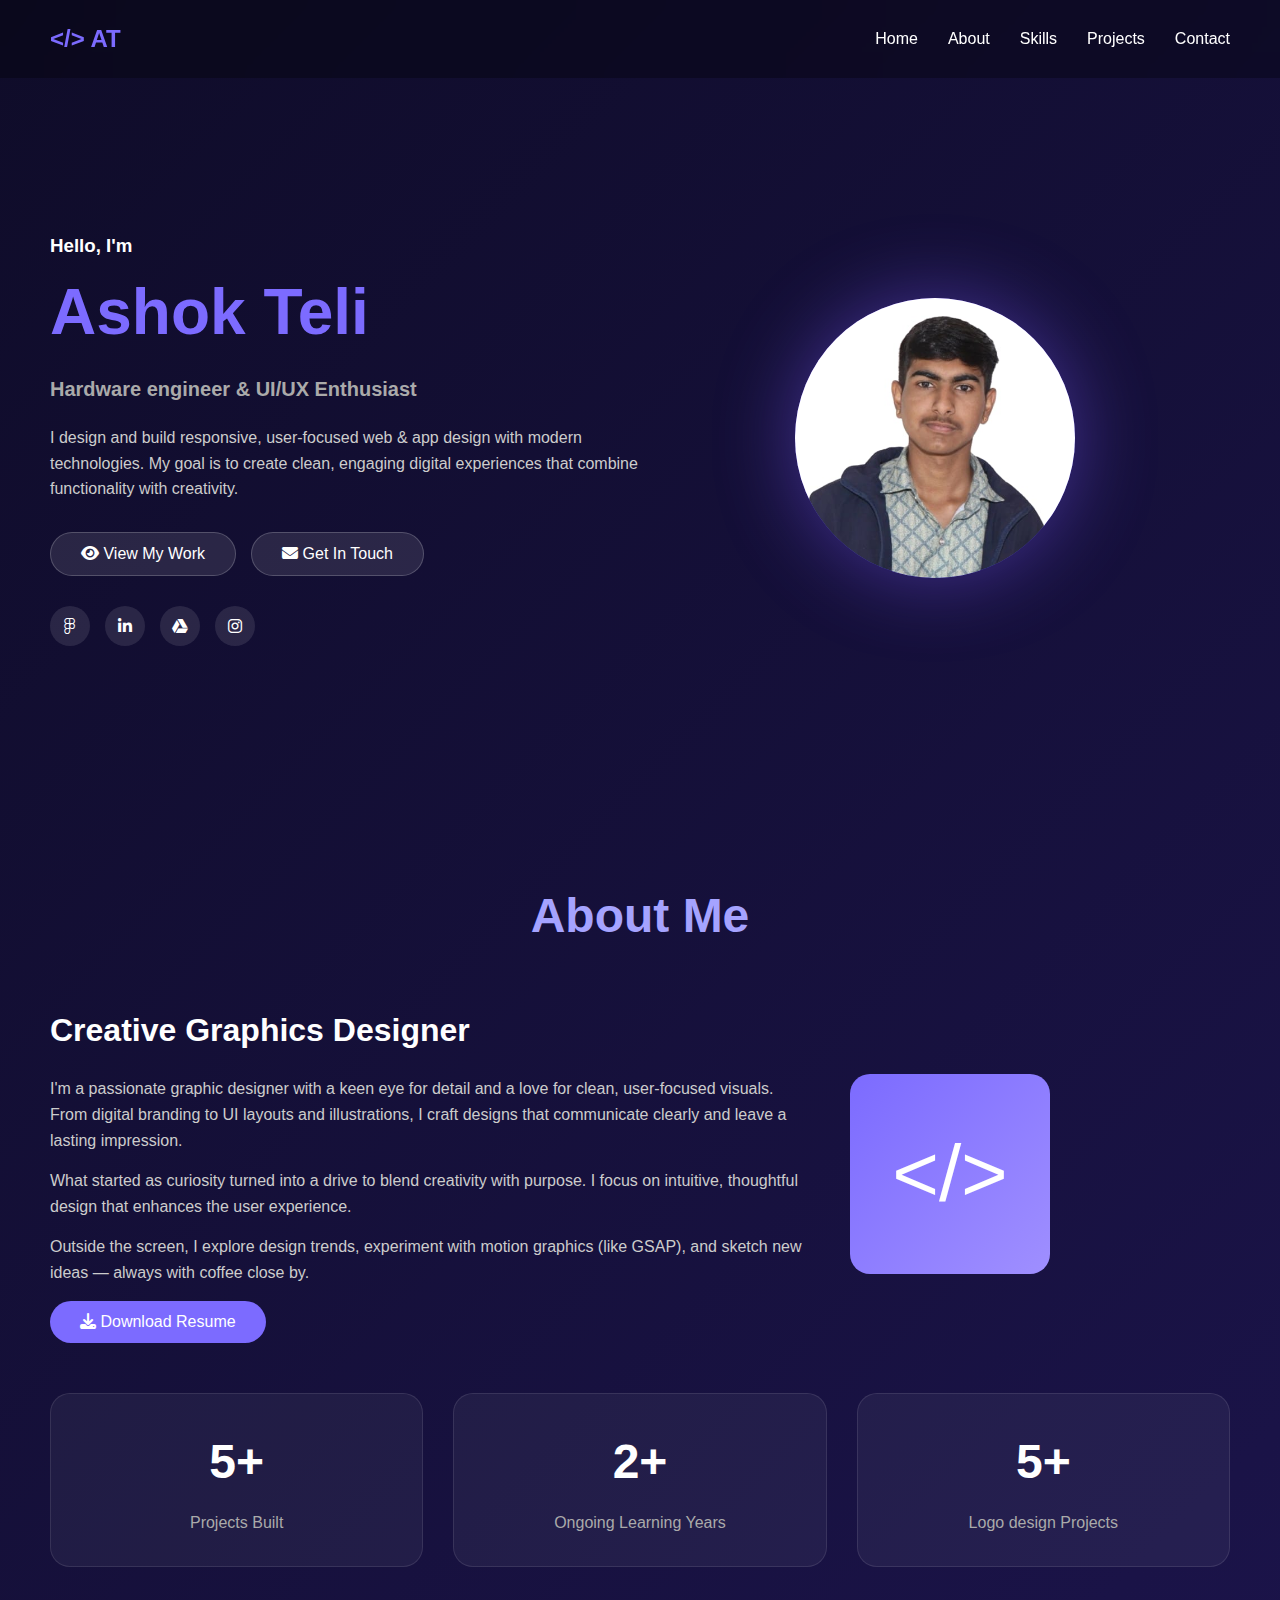
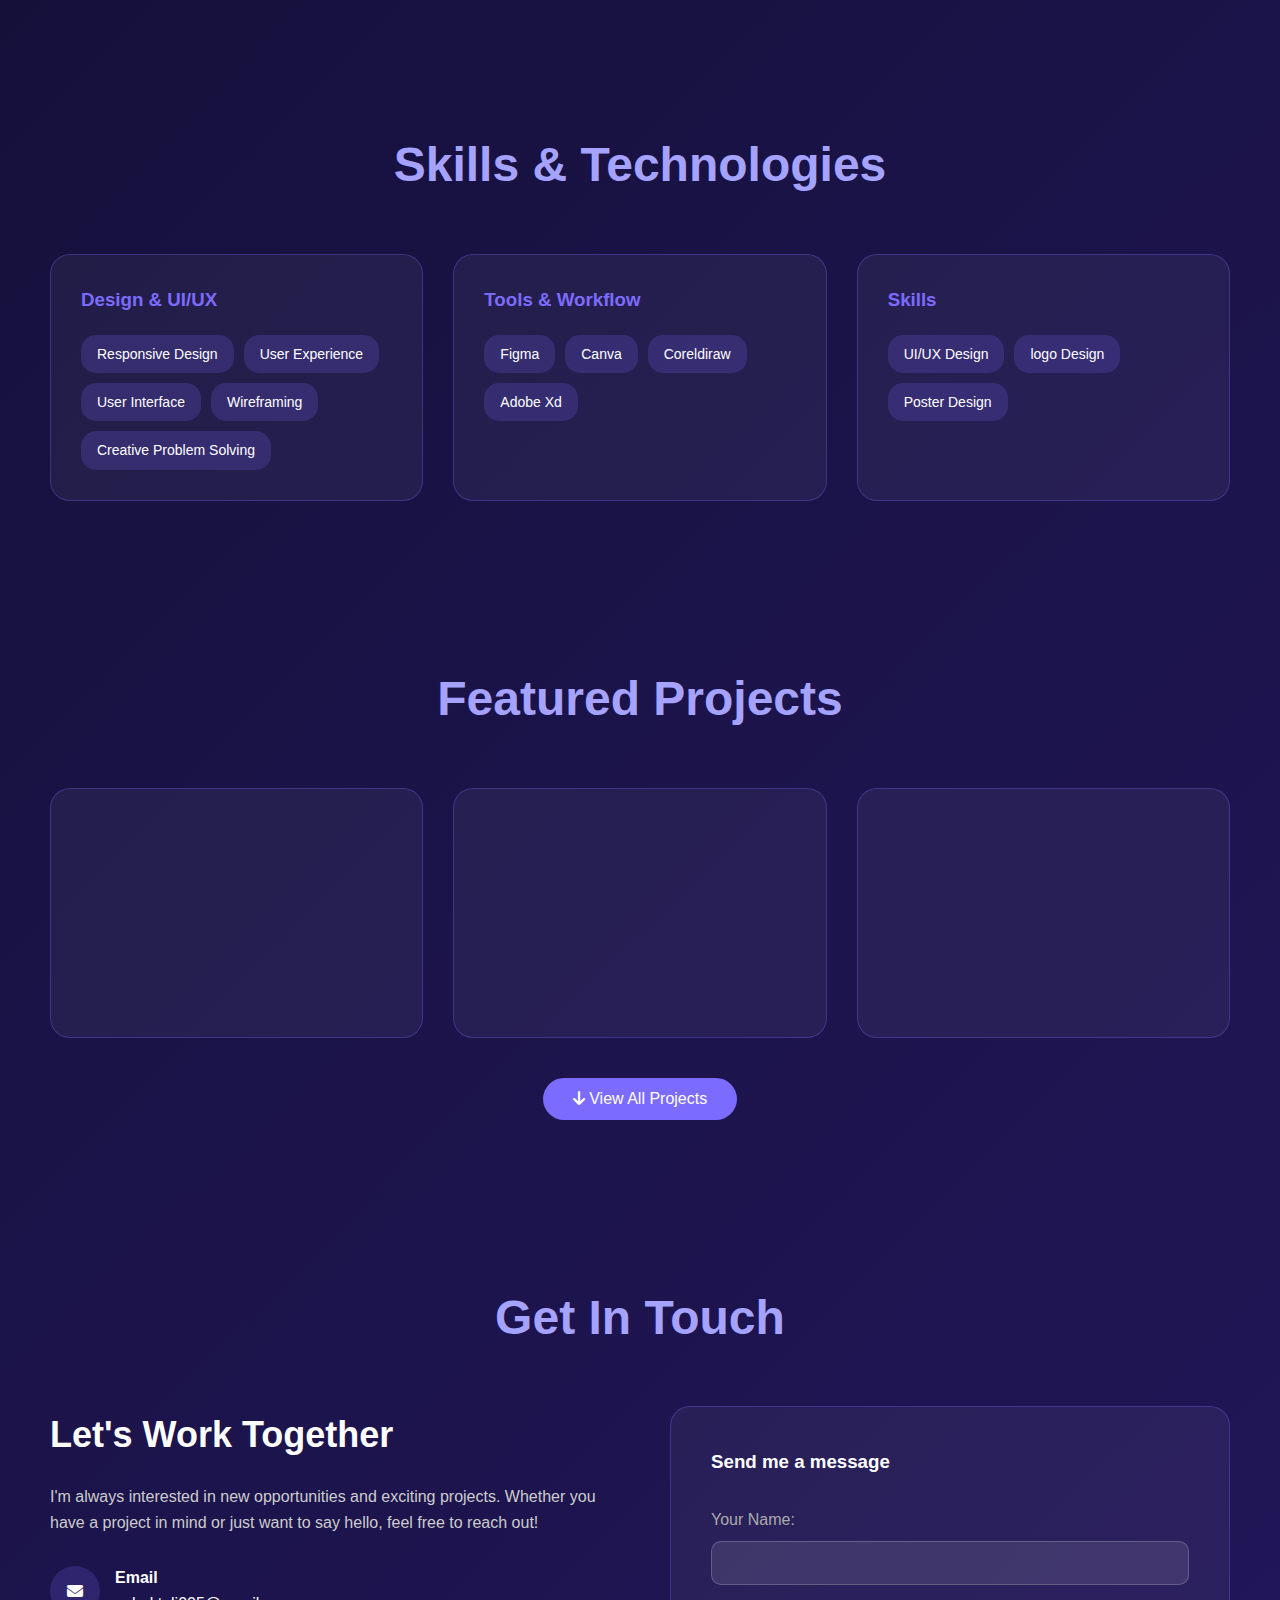
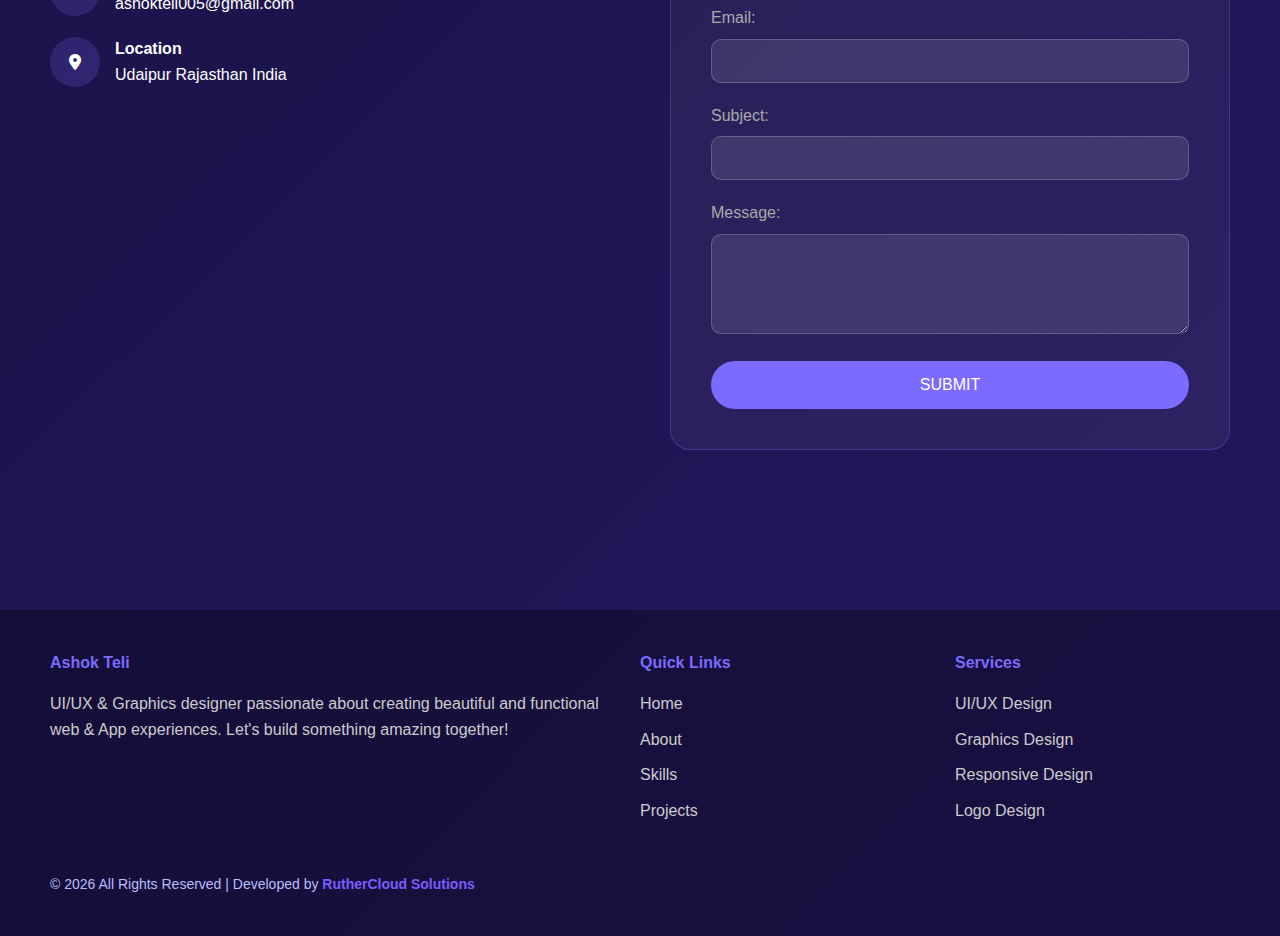
<file: Ashok-Teli-Portfolio/index.html>
<!DOCTYPE html>
<html lang="en">
<head>
    <meta charset="UTF-8">
    <meta name="viewport" content="width=device-width, initial-scale=1.0">
    <title>Ashok Teli - Portfolio</title>
    <link rel="stylesheet" href="assets/css/style.css">
    <link rel="stylesheet" href="https://cdnjs.cloudflare.com/ajax/libs/font-awesome/6.5.1/css/all.min.css">

</head>
<body>
 <header class="navbar">
  <div class="logo">&lt;/&gt; AT</div>

  <ul class="nav-links" id="navLinks">
    <li><a href="#home">Home</a></li>
    <li><a href="#about">About</a></li>
    <li><a href="#skills">Skills</a></li>
    <li><a href="#projects">Projects</a></li>
    <li><a href="#contact">Contact</a></li>
  </ul>

  <!-- Hamburger -->
  <div class="hamburger" id="hamburger">
    <span></span>
    <span></span>
    <span></span>
  </div>
</header>

<button id="backToTop" aria-label="Back to top">
  ▲
</button>

    <section id="home" class="hero">
        <div class="hero-content">
            <h3>Hello, I'm</h3>
            <h1>Ashok Teli</h1>
            <h2>Hardware engineer & UI/UX Enthusiast</h2>
            <p>I design and build responsive, user-focused web & app design with modern technologies. My goal is to create clean, engaging digital experiences that combine functionality with creativity.</p>
            <div class="btn-group">
                <button class="btn btn-secondary"><i class="fa-solid fa-eye"></i> View My Work</button>
                <button class="btn btn-secondary"><i class="fa-solid fa-envelope"></i> Get In Touch</button>
            </div>
           <div class="social-links">
  <a href="#" class="social-icon"><i class="fab fa-figma"></i></a>
  <a href="#" class="social-icon"><i class="fab fa-linkedin-in"></i></a>
  <a href="#" class="social-icon"><i class="fab fa-google-drive"></i></a>
  <a href="#" class="social-icon"><i class="fab fa-instagram"></i></a>
</div>

        </div>
<div class="hero-image">
  <div class="avatar-circle">
    <img src="assets/images/tarunteli.jpg" alt="Avatar">
  </div>
</div>

        </div>
    </section>

    <section id="about">
        <h2 class="section-title">About Me</h2>
        <div class="about-content">
            <div class="about-text">
                <h3>Creative Graphics Designer</h3>
                <p>I'm a passionate graphic designer with a keen eye for detail and a love for clean, user-focused visuals. From digital branding to UI layouts and illustrations, I craft designs that communicate clearly and leave a lasting impression.</p>
                <p>What started as curiosity turned into a drive to blend creativity with purpose. I focus on intuitive, thoughtful design that enhances the user experience.</p>
                <p>Outside the screen, I explore design trends, experiment with motion graphics (like GSAP), and sketch new ideas — always with coffee close by.</p>
                <button class="btn btn-primary">
  <i class="fa-solid fa-download"></i> Download Resume
</button>

            </div>
            <div class="code-icon">
                &lt;/&gt;
            </div>
        </div>

        <div class="stats">
            <div class="stat-card">
                <div class="stat-number">5+</div>
                <div class="stat-label">Projects Built</div>
            </div>
            <div class="stat-card">
                <div class="stat-number">2+</div>
                <div class="stat-label">Ongoing Learning Years</div>
            </div>
            <div class="stat-card">
                <div class="stat-number">5+</div>
                <div class="stat-label">Logo design Projects</div>
            </div>
        </div>
    </section>

    <section id="skills">
        <h2 class="section-title">Skills & Technologies</h2>
        <div class="skills-grid">
            <div class="skill-card">
                <h3>Design & UI/UX</h3>
                <div class="skill-tags">
                    <span class="skill-tag">Responsive Design</span>
                    <span class="skill-tag">User Experience</span>
                    <span class="skill-tag">User Interface</span>
                    <span class="skill-tag">Wireframing</span>
                    <span class="skill-tag">Creative Problem Solving</span>
                </div>
            </div>
            <div class="skill-card">
                <h3>Tools & Workflow</h3>
                <div class="skill-tags">
                    <span class="skill-tag">Figma</span>
                    <span class="skill-tag">Canva</span>
                    <span class="skill-tag">Coreldiraw</span>
                    <span class="skill-tag">Adobe Xd</span>
                </div>
            </div>
            <div class="skill-card">
                <h3>Skills</h3>
                <div class="skill-tags">
                    <span class="skill-tag">UI/UX Design</span>
                    <span class="skill-tag">logo Design</span>
                    <span class="skill-tag">Poster Design</span>
                </div>
            </div>
        </div>
    </section>

    <section id="projects">
        <h2 class="section-title">Featured Projects</h2>
        <div class="projects-grid">
            <div class="project-card"></div>
            <div class="project-card"></div>
            <div class="project-card"></div>
        </div>
        <div class="view-all">
           <button class="btn btn-primary">
  <i class="fa-solid fa-arrow-down"></i> View All Projects
</button>

        </div>
    </section>

    <section id="contact">
        <h2 class="section-title">Get In Touch</h2>
        <div class="contact-section">
            <div class="contact-info">
                <h3>Let's Work Together</h3>
                <p>I'm always interested in new opportunities and exciting projects. Whether you have a project in mind or just want to say hello, feel free to reach out!</p>
                <div class="contact-details">
                    <div class="contact-item">
                      <div class="contact-icon">
  <i class="fa-solid fa-envelope"></i>
</div>
                        <div>
                            <div><strong>Email</strong></div>
                            <div>ashokteli005@gmail.com</div>
                        </div>
                    </div>
                    <div class="contact-item">
                        <div class="contact-icon">

  <i class="fa-solid fa-location-dot"></i>
</div>

                        <div>
                            <div><strong>Location</strong></div>
                            <div>Udaipur Rajasthan India</div>
                        </div>
                    </div>
                </div>
            </div>
            <div class="contact-form">
                <h3>Send me a message</h3>
                <form>
                    <div class="form-group">
                        <label>Your Name:</label>
                        <input type="text" required>
                    </div>
                    <div class="form-group">
                        <label>Email:</label>
                        <input type="email" required>
                    </div>
                    <div class="form-group">
                        <label>Subject:</label>
                        <input type="text" required>
                    </div>
                    <div class="form-group">
                        <label>Message:</label>
                        <textarea required></textarea>
                    </div>
                    <button type="submit" class="submit-btn">SUBMIT</button>
                </form>
            </div>
        </div>
    </section>

    <footer>
        <div class="footer-section">
            <h4>Ashok Teli</h4>
            <p>UI/UX & Graphics designer passionate about creating beautiful and functional web & App experiences. Let's build something amazing together!</p>
        </div>
        <div class="footer-section">
            <h4>Quick Links</h4>
            <a href="#home">Home</a>
            <a href="#about">About</a>
            <a href="#skills">Skills</a>
            <a href="#projects">Projects</a>
        </div>
        <div class="footer-section">
            <h4>Services</h4>
            <a href="#">UI/UX Design</a>
            <a href="#">Graphics Design</a>
            <a href="#">Responsive Design</a>
            <a href="#">Logo Design</a>
        </div>

  <p class="footer-text">
    © 2026 All Rights Reserved | Developed by 
    <span class="brand">RutherCloud Solutions</span>
  </p>
    </footer>

<script src="assets/js/main.js"></script>

</body>
</html>
</file>
<file: Ashok-Teli-Portfolio/assets/css/style.css>
* {
            margin: 0;
            padding: 0;
            box-sizing: border-box;
        }

        body {
            font-family: 'Segoe UI', Tahoma, Geneva, Verdana, sans-serif;
            background: linear-gradient(135deg, #0f0c29 0%, #1a1347 50%, #24175f 100%);
            color: #fff;
            line-height: 1.6;
        }

        .navbar {
            display: flex;
            justify-content: space-between;
            align-items: center;
            padding: 20px 50px;
            background: rgba(0, 0, 0, 0.3);
            backdrop-filter: blur(10px);
            position: sticky;
            top: 0;
            z-index: 1000;
        }

        .logo {
            font-size: 24px;
            font-weight: bold;
            color: #7c6bff;
        }

        .nav-links {
            display: flex;
            gap: 30px;
            list-style: none;
        }

        .nav-links a {
            color: #fff;
            text-decoration: none;
            transition: color 0.3s;
        }

        .nav-links a:hover {
            color: #7c6bff;
        }




.hamburger {
  display: none;
  flex-direction: column;
  gap: 6px;
  cursor: pointer;
}

.hamburger span {
  width: 26px;
  height: 3px;
  background: #fff;
  border-radius: 3px;
  transition: 0.3s;
}

/* Mobile only */
@media (max-width: 768px) {
  .hamburger {
    display: flex;
  }

  .nav-links {
    position: absolute;
    top: 70px;
    right: 20px;
    background: rgba(15,12,41,0.95);
    backdrop-filter: blur(12px);
    display: none;
    flex-direction: column;
    gap: 20px;
    padding: 25px 30px;
    border-radius: 16px;
  }

  .nav-links.active {
    display: flex;
  }
}





        
        .hero {
            display: grid;
            grid-template-columns: 1fr 1fr;
            align-items: center;
            padding: 80px 50px;
            min-height: 80vh;
        }

        .hero-content h1 {
            font-size: 64px;
            color: #7c6bff;
            margin-bottom: 10px;
        }

        .hero-content h2 {
            font-size: 20px;
            color: #aaa;
            margin-bottom: 20px;
        }

        .hero-content p {
            max-width: 700px;
            margin-bottom: 30px;
            color: #ccc;
        }

        .btn-group {
            display: flex;
            gap: 15px;
            margin-bottom: 30px;
        }

        .btn {
            padding: 12px 30px;
            border: none;
            border-radius: 25px;
            cursor: pointer;
            font-size: 16px;
            transition: transform 0.3s, box-shadow 0.3s;
        }

        .btn-primary {
            background: #7c6bff;
            color: #fff;
        }

        .btn-secondary {
            background: rgba(255, 255, 255, 0.1);
            color: #fff;
            border: 1px solid rgba(255, 255, 255, 0.2);
        }

        .btn:hover {
            transform: translateY(-3px);
            box-shadow: 0 10px 20px rgba(124, 107, 255, 0.3);
        }

        .social-links {
            display: flex;
            gap: 15px;
        }

        .social-icon {
            width: 40px;
            height: 40px;
            border-radius: 50%;
            background: rgba(255, 255, 255, 0.1);
            display: flex;
            align-items: center;
            justify-content: center;
            transition: background 0.3s;
            text-decoration: none;
            color: #fff;
        }

        .social-icon:hover {
            background: #7c6bff;
        }

       .hero-image {
  display: flex;
  justify-content: center;
}

/* Circle */
.avatar-circle {
  width: 280px;
  height: 280px;
  border-radius: 50%;
  background: radial-gradient(circle at top, #7c5cff, #4f46e5);
  display: flex;
  align-items: center;
  justify-content: center;
  overflow: hidden; 
  box-shadow: 0 0 80px rgba(124,92,255,0.45);
}

/* Image fit */
.avatar-circle img {
  width: 100%;
  height: 100%;
  object-fit: cover; 
}


        .profile-circle {
            width: 300px;
            height: 300px;
            border-radius: 50%;
            background: linear-gradient(135deg, #7c6bff 0%, #9f8fff 100%);
            display: flex;
            align-items: center;
            justify-content: center;
            box-shadow: 0 20px 60px rgba(124, 107, 255, 0.4);
        }

        .profile-icon {
            font-size: 120px;
        }

        section {
            padding: 80px 50px;
        }

      .section-title {
  text-align: center;
  font-size: 48px;
  color: #a5a3ff;
  margin-bottom: 50px;
}


        .about-content {
            max-width: 1200px;
            margin: 0 auto;
            display: grid;
            grid-template-columns: 2fr 1fr;
            gap: 40px;
            align-items: center;
        }

        .about-text h3 {
            font-size: 32px;
            margin-bottom: 20px;
        }

        .about-text p {
            color: #ccc;
            margin-bottom: 15px;
        }

        .code-icon {
            width: 200px;
            height: 200px;
            background: linear-gradient(135deg, #7c6bff 0%, #9f8fff 100%);
            border-radius: 20px;
            display: flex;
            align-items: center;
            justify-content: center;
            font-size: 80px;
        }

        .stats {
            display: grid;
            grid-template-columns: repeat(3, 1fr);
            gap: 30px;
            max-width: 1200px;
            margin: 50px auto 0;
        }

        .stat-card {
            background: rgba(255, 255, 255, 0.05);
            padding: 30px;
            border-radius: 20px;
            text-align: center;
            border: 1px solid rgba(255, 255, 255, 0.1);
        }

        .stat-number {
            font-size: 48px;
            color: #fff;
            font-weight: bold;
        }

        .stat-label {
            color: #aaa;
            margin-top: 10px;
        }

        .skills-grid {
            display: grid;
            grid-template-columns: repeat(3, 1fr);
            gap: 30px;
            max-width: 1200px;
            margin: 0 auto;
        }

        .skill-card {
            background: rgba(255, 255, 255, 0.05);
            padding: 30px;
            border-radius: 20px;
            border: 1px solid rgba(124, 107, 255, 0.3);
        }

        .skill-card h3 {
            color: #7c6bff;
            margin-bottom: 20px;
        }

        .skill-tags {
            display: flex;
            flex-wrap: wrap;
            gap: 10px;
        }

        .skill-tag {
            background: rgba(124, 107, 255, 0.2);
            padding: 8px 16px;
            border-radius: 15px;
            font-size: 14px;
        }

        .projects-grid {
            display: grid;
            grid-template-columns: repeat(3, 1fr);
            gap: 30px;
            max-width: 1200px;
            margin: 0 auto 40px;
        }

        .project-card {
            height: 250px;
            background: rgba(255, 255, 255, 0.05);
            border-radius: 20px;
            border: 1px solid rgba(124, 107, 255, 0.3);
            transition: transform 0.3s;
        }

        .project-card:hover {
            transform: translateY(-10px);
        }

        .view-all {
            text-align: center;
            margin-top: 40px;
        }

        .contact-section {
            max-width: 1200px;
            margin: 0 auto;
            display: grid;
            grid-template-columns: 1fr 1fr;
            gap: 60px;
        }

        .contact-info h3 {
            font-size: 36px;
            margin-bottom: 20px;
        }

        .contact-info p {
            color: #ccc;
            margin-bottom: 30px;
        }

        .contact-details {
            display: flex;
            flex-direction: column;
            gap: 20px;
        }

        .contact-item {
            display: flex;
            align-items: center;
            gap: 15px;
        }

        .contact-icon {
            width: 50px;
            height: 50px;
            background: rgba(124, 107, 255, 0.2);
            border-radius: 50%;
            display: flex;
            align-items: center;
            justify-content: center;
        }

        .contact-form {
            background: rgba(255, 255, 255, 0.05);
            padding: 40px;
            border-radius: 20px;
            border: 1px solid rgba(124, 107, 255, 0.3);
        }

        .contact-form h3 {
            margin-bottom: 30px;
        }

        .form-group {
            margin-bottom: 20px;
        }

        .form-group label {
            display: block;
            margin-bottom: 8px;
            color: #aaa;
        }

        .form-group input,
        .form-group textarea {
            width: 100%;
            padding: 12px;
            background: rgba(255, 255, 255, 0.1);
            border: 1px solid rgba(255, 255, 255, 0.2);
            border-radius: 10px;
            color: #fff;
            font-size: 16px;
        }

        .form-group textarea {
            resize: vertical;
            min-height: 100px;
        }

        .submit-btn {
            width: 100%;
            padding: 15px;
            background: #7c6bff;
            color: #fff;
            border: none;
            border-radius: 25px;
            font-size: 16px;
            cursor: pointer;
            transition: background 0.3s;
        }

        .submit-btn:hover {
            background: #9f8fff;
        }

        footer {
            background: rgba(0, 0, 0, 0.3);
            padding: 40px 50px;
            display: grid;
            grid-template-columns: 2fr 1fr 1fr;
            gap: 40px;
            margin-top: 80px;
        }

        .footer-section h4 {
            color: #7c6bff;
            margin-bottom: 15px;
        }

        .footer-section p,
        .footer-section a {
            color: #ccc;
            text-decoration: none;
            display: block;
            margin-bottom: 10px;
        }

        .footer-section a:hover {
            color: #7c6bff;
        }



.footer-text {
  font-size: 14px;
  color: #bdbdfc;
}

.footer-text .brand {
  color: #7c5cff;
  font-weight: 600;
}


        @media (max-width: 768px) {
            .hero {
                grid-template-columns: 1fr;
                text-align: center;
            }

            .hero-content h1 {
                font-size: 48px;
            }

            .about-content,
            .contact-section {
                grid-template-columns: 1fr;
            }

            .skills-grid,
            .projects-grid {
                grid-template-columns: 1fr;
            }

            .stats {
                grid-template-columns: 1fr;
            }

            footer {
                grid-template-columns: 1fr;
            }
        }






#backToTop {
  position: fixed;
  bottom: 30px;
  left: 25px;        /* 👈 LEFT side */
  width: 52px;
  height: 52px;
  border-radius: 50%;
  border: none;
  background: linear-gradient(135deg, #7c5cff, #5b4bff);
  color: #fff;
  font-size: 20px;
  cursor: pointer;
  display: none;
  align-items: center;
  justify-content: center;
  box-shadow: 0 15px 40px rgba(124,92,255,0.45);
  transition: 0.3s ease;
  z-index: 999;
}

#backToTop:hover {
  transform: translateY(-5px);
  box-shadow: 0 20px 50px rgba(124,92,255,0.7);
}

@media (max-width: 768px) {
  #backToTop {
    width: 46px;
    height: 46px;
    font-size: 18px;
    bottom: 20px;
    left: 20px;     /* 👈 mobile left */
  }
}






@media (max-width: 768px) {

  /* NAVBAR */
  .navbar {
    padding: 15px 20px;
  }

  .nav-links {
    display: none; 
  }

  .logo {
    font-size: 20px;
  }

  /* HERO */
  .hero {
    grid-template-columns: 1fr;
    padding: 60px 20px;
    text-align: center;
    gap: 40px;
  }

  .hero-content h1 {
    font-size: 40px;
    line-height: 1.2;
  }

  .hero-content h2 {
    font-size: 16px;
  }

  .hero-content p {
    font-size: 15px;
    max-width: 100%;
  }

  .btn-group {
    justify-content: center;
    flex-wrap: wrap;
  }

  .social-links {
    justify-content: center;
  }

  /* HERO IMAGE */
  .hero-image {
    justify-content: center;
  }

  .avatar-circle {
    width: 220px;
    height: 220px;
  }

  /* SECTION */
  section {
    padding: 60px 20px;
  }

  .section-title {
    font-size: 34px;
    margin-bottom: 35px;
  }

  /* ABOUT */
  .about-content {
    grid-template-columns: 1fr;
    text-align: center;
  }

  .about-text h3 {
    font-size: 26px;
  }

  .code-icon {
    margin: auto;
  }

  /* STATS */
  .stats {
    grid-template-columns: 1fr;
    gap: 20px;
  }

  .stat-number {
    font-size: 36px;
  }

  /* SKILLS */
  .skills-grid {
    grid-template-columns: 1fr;
  }

  /* PROJECTS */
  .projects-grid {
    grid-template-columns: 1fr;
  }

  .project-card {
    height: 220px;
  }

  /* CONTACT */
  .contact-section {
    grid-template-columns: 1fr;
    gap: 40px;
  }

  .contact-info h3 {
    font-size: 28px;
    text-align: center;
  }

  .contact-info p {
    text-align: center;
  }

  .contact-details {
    align-items: center;
  }

  .contact-item {
    justify-content: center;
  }

  /* FORM */
  .contact-form {
    padding: 25px;
  }

  /* FOOTER */
  footer {
    grid-template-columns: 1fr;
    padding: 40px 20px;
    text-align: center;
  }

}
</file>
